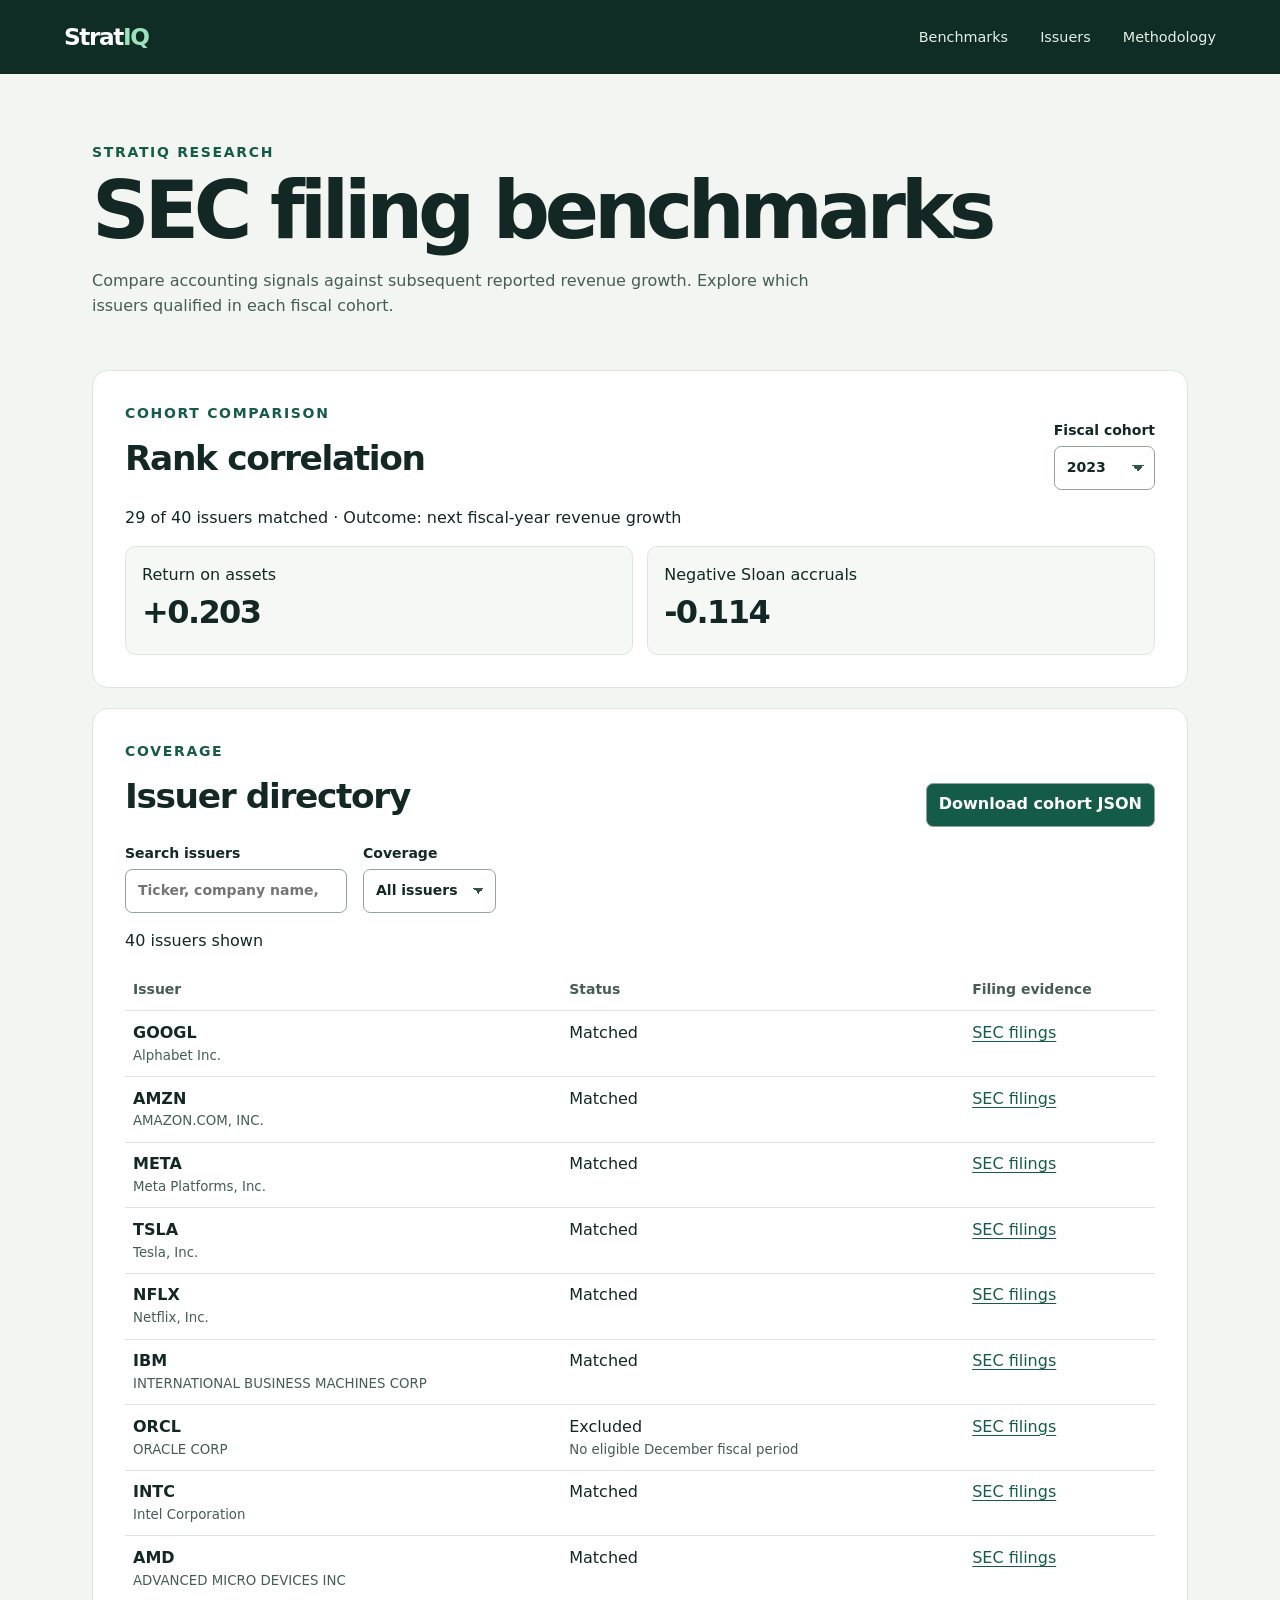
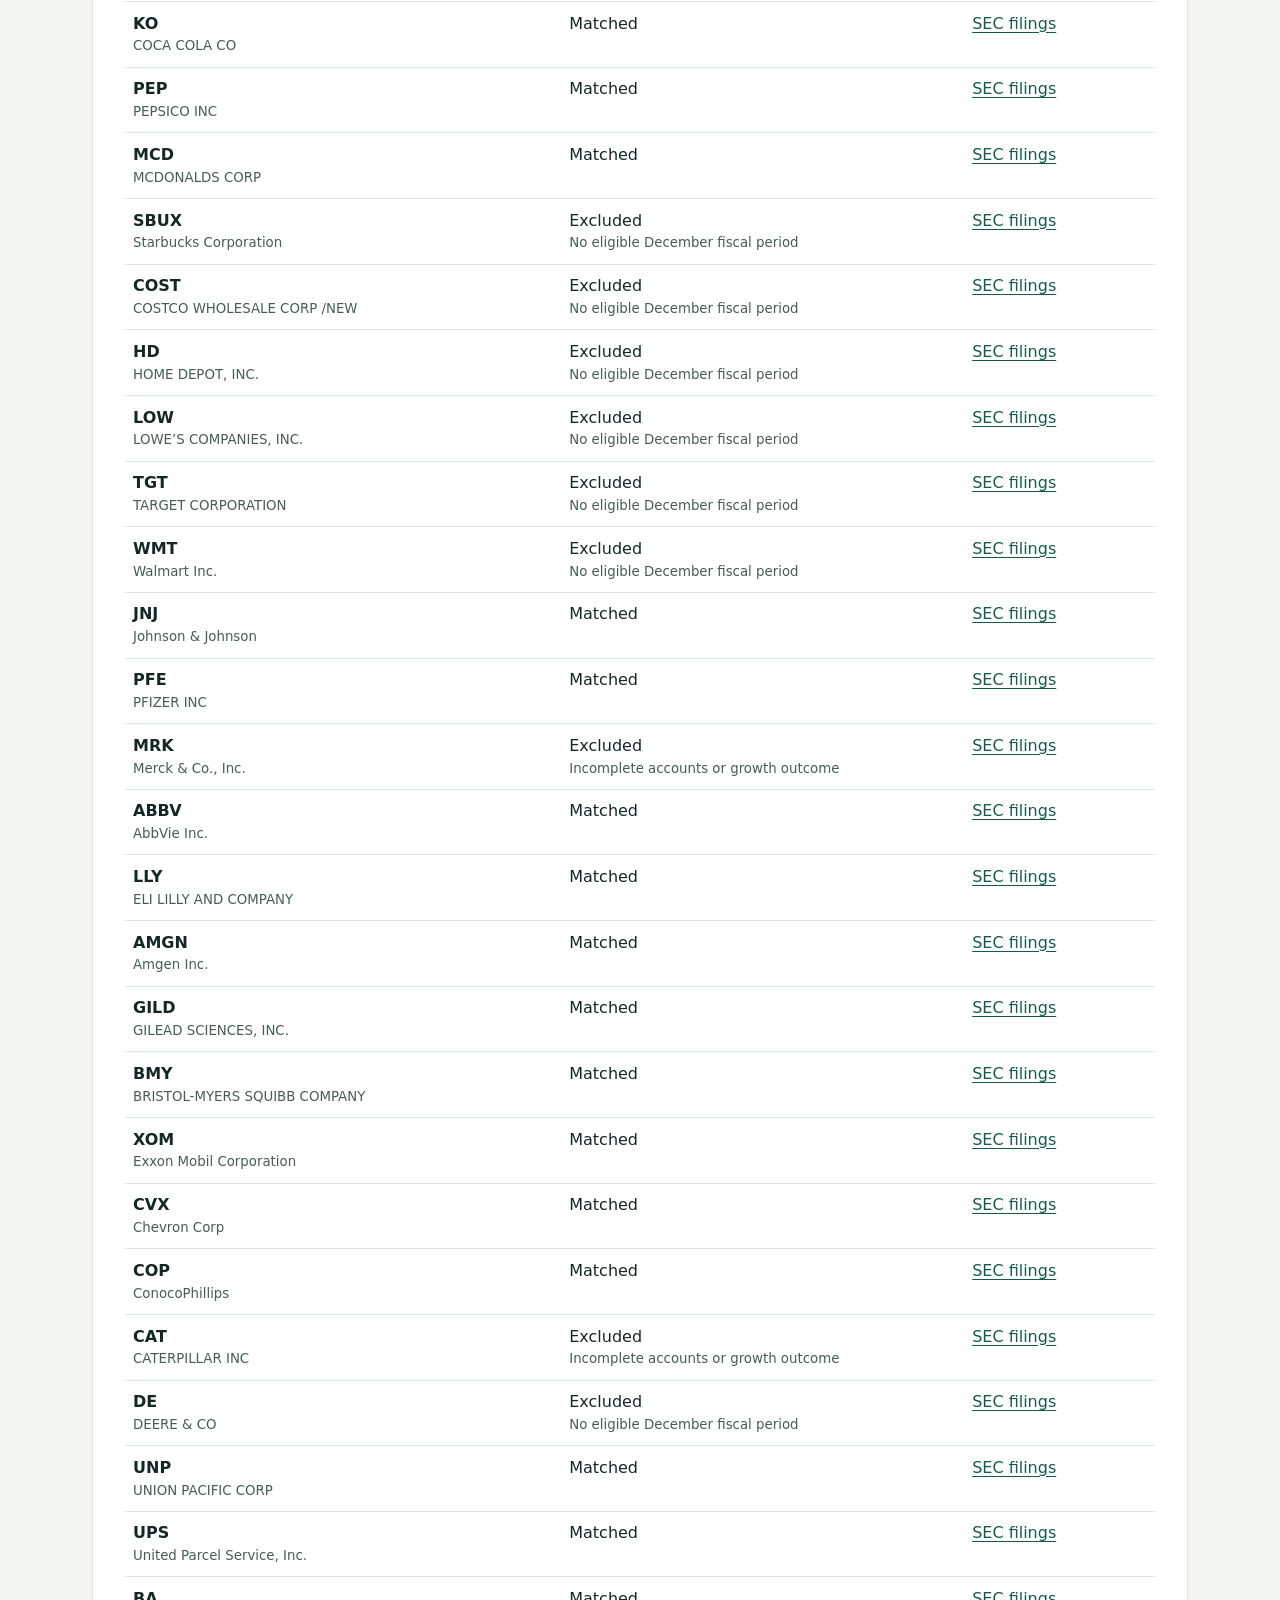
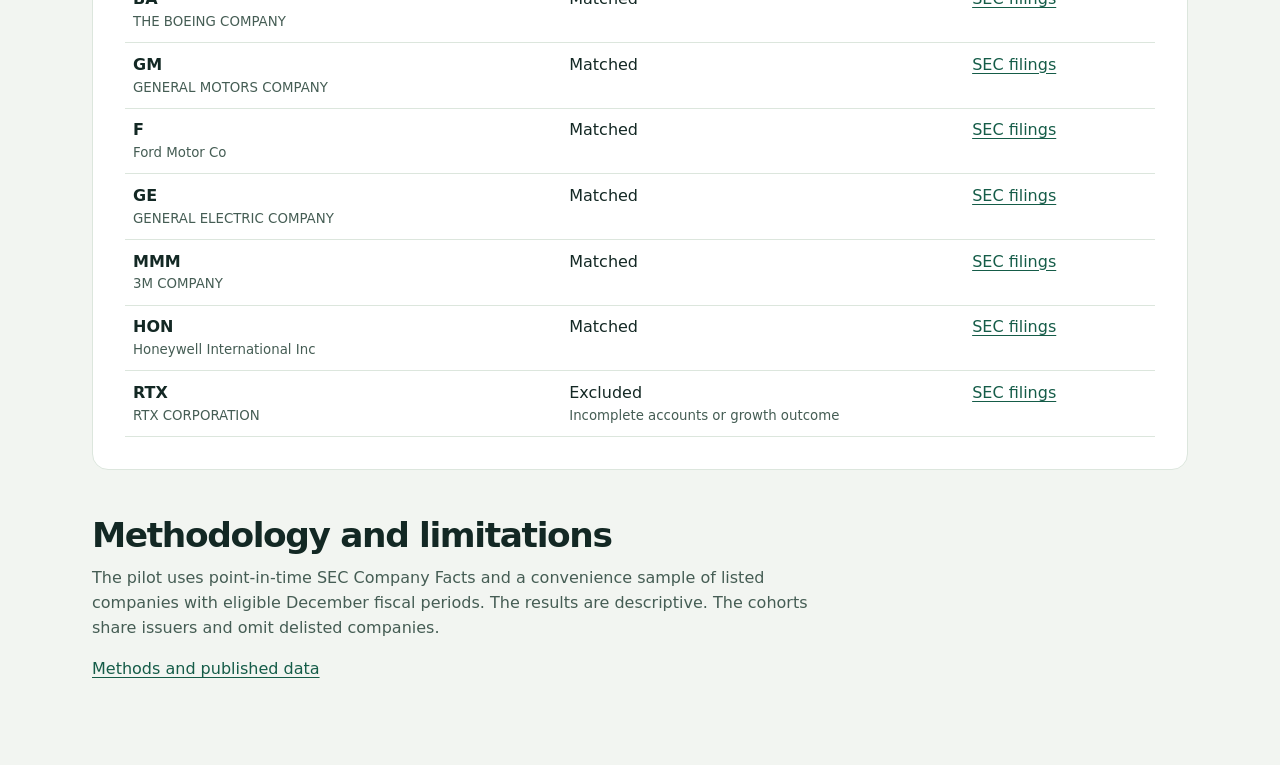
<file: index.html>
<!doctype html>
<html lang="en">
<head>
<meta charset="utf-8">
<meta name="viewport" content="width=device-width, initial-scale=1">
<meta http-equiv="Content-Security-Policy" content="default-src 'none'; script-src 'self'; style-src 'self'; connect-src 'self'; base-uri 'none'; form-action 'none'">
<meta name="description" content="Explore StratIQ's SEC filing-based company research pilot.">
<title>StratIQ | SEC Research</title>
<link rel="stylesheet" href="./style.css">
<script type="module" src="./main.mjs"></script>
</head>
<body>
<header class="masthead"><span class="wordmark">Strat<span>IQ</span></span><nav aria-label="Sections"><a href="#benchmarks">Benchmarks</a><a href="#issuers">Issuers</a><a href="#methodology">Methodology</a></nav></header>
<main>
<section class="intro" aria-labelledby="title">
  <p class="eyebrow">STRATIQ RESEARCH</p>
  <h1 id="title">SEC filing benchmarks</h1>
  <p>Compare accounting signals against subsequent reported revenue growth. Explore which issuers qualified in each fiscal cohort.</p>
</section>
<section class="panel" id="benchmarks" aria-labelledby="benchmark-title">
  <div class="section-head"><div><p class="eyebrow">COHORT COMPARISON</p><h2 id="benchmark-title">Rank correlation</h2></div><label>Fiscal cohort<select id="year"></select></label></div>
  <p id="cohort-summary" role="status">Loading cohort results…</p>
  <div id="correlations" class="metrics"></div>
</section>
<section class="panel" id="issuers" aria-labelledby="issuer-title">
  <div class="section-head"><div><p class="eyebrow">COVERAGE</p><h2 id="issuer-title">Issuer directory</h2></div><button id="export" type="button" disabled>Download cohort JSON</button></div>
  <div class="filters"><label>Search issuers<input id="search" type="search" placeholder="Ticker, company name, or CIK"></label><label>Coverage<select id="coverage"><option value="all">All issuers</option><option value="included">Matched</option><option value="excluded">Excluded</option></select></label></div>
  <p id="issuer-count" role="status"></p>
  <div class="table-wrap"><table><thead><tr><th scope="col">Issuer</th><th scope="col">Status</th><th scope="col">Filing evidence</th></tr></thead><tbody id="issuer-rows"></tbody></table></div>
</section>
<section id="methodology" class="method" aria-labelledby="method-title">
  <h2 id="method-title">Methodology and limitations</h2>
  <p>The pilot uses point-in-time SEC Company Facts and a convenience sample of listed companies with eligible December fiscal periods. The results are descriptive. The cohorts share issuers and omit delisted companies.</p>
  <a href="https://github.com/danielg-hue/stratiq/tree/stratiq-v0.10/research">Methods and published data</a>
</section>
<noscript><p>Enable JavaScript to browse the issuer directory and compare cohorts.</p></noscript>
</main>
</body>
</html>
</file>
<file: style.css>
:root{font-family:system-ui,sans-serif;color:#132824;background:#f2f5f1;line-height:1.55;--muted:#455d54;--accent:#155c48;--line:#dce6dd}
*{box-sizing:border-box}
body{margin:0}
.masthead{background:#102d25;color:#fff;display:flex;align-items:center;justify-content:space-between;gap:1rem;padding:1.2rem max(5vw,1rem)}
.wordmark{font-size:1.45rem;font-weight:750;letter-spacing:-.06em}
.wordmark span{color:#9ce2bd}
nav{display:flex;gap:clamp(.65rem,3vw,2rem);flex-wrap:wrap}
nav a{color:#e3efe7;font-size:.9rem;text-decoration:none}
a{color:var(--accent);text-underline-offset:.2em}
a:hover{text-decoration:underline}
main{max-width:71rem;margin:auto;padding:0 1.25rem 4rem}
.intro{padding:clamp(2rem,6vw,4.2rem) 0 2.25rem}
.intro p:last-child,.method p{max-width:47rem;color:var(--muted)}
.eyebrow{margin:0 0 .45rem;color:var(--accent);font-weight:750;letter-spacing:.12em;font-size:.875rem}
h1,h2,p{margin-top:0}
h1{font-size:clamp(2.6rem,7vw,5rem);letter-spacing:-.065em;line-height:1.03;margin-bottom:1rem}
h2{letter-spacing:-.04em;font-size:clamp(1.5rem,3vw,2.15rem);margin-bottom:.25rem}
.panel{background:#fff;border:1px solid var(--line);border-radius:1rem;padding:clamp(1rem,3.5vw,2rem);margin-bottom:1.25rem}
.section-head,.filters{display:flex;flex-wrap:wrap;align-items:end;justify-content:space-between;gap:1rem;margin-bottom:1rem}
.filters{justify-content:start}
label{display:grid;gap:.25rem;font-size:.875rem;font-weight:650}
input,select,button{font:inherit;border:1px solid #91a49a;border-radius:.45rem;background:#fff;color:inherit;padding:.55rem .75rem;min-height:2.75rem}
select{appearance:none;padding-right:2.3rem;background:linear-gradient(45deg,transparent 50%,#315649 50%) right 1rem center/6px 6px no-repeat,linear-gradient(135deg,#315649 50%,transparent 50%) right .65rem center/6px 6px no-repeat}
button{cursor:pointer;background:#155c48;color:#fff;font-weight:650}
button:disabled{opacity:.55;cursor:default}
:focus-visible{outline:3px solid #307ad4;outline-offset:3px}
.metrics{display:grid;grid-template-columns:repeat(auto-fit,minmax(min(100%,15rem),1fr));gap:.9rem}
.metric{border:1px solid var(--line);border-radius:.65rem;padding:1rem;background:#f5f8f5}
.metric strong{display:block;font-size:2rem;letter-spacing:-.05em}
.table-wrap{overflow:auto}
table{border-collapse:collapse;width:100%;text-align:left}
th,td{padding:.6rem .5rem;border-bottom:1px solid var(--line);vertical-align:top}
th{font-size:.875rem;color:var(--muted)}
small{display:block;color:var(--muted)}
.method{padding:1.2rem 0}
@media(max-width:32rem){.masthead{align-items:flex-start;flex-direction:column}.filters label,.section-head label{width:100%}}
</file>
